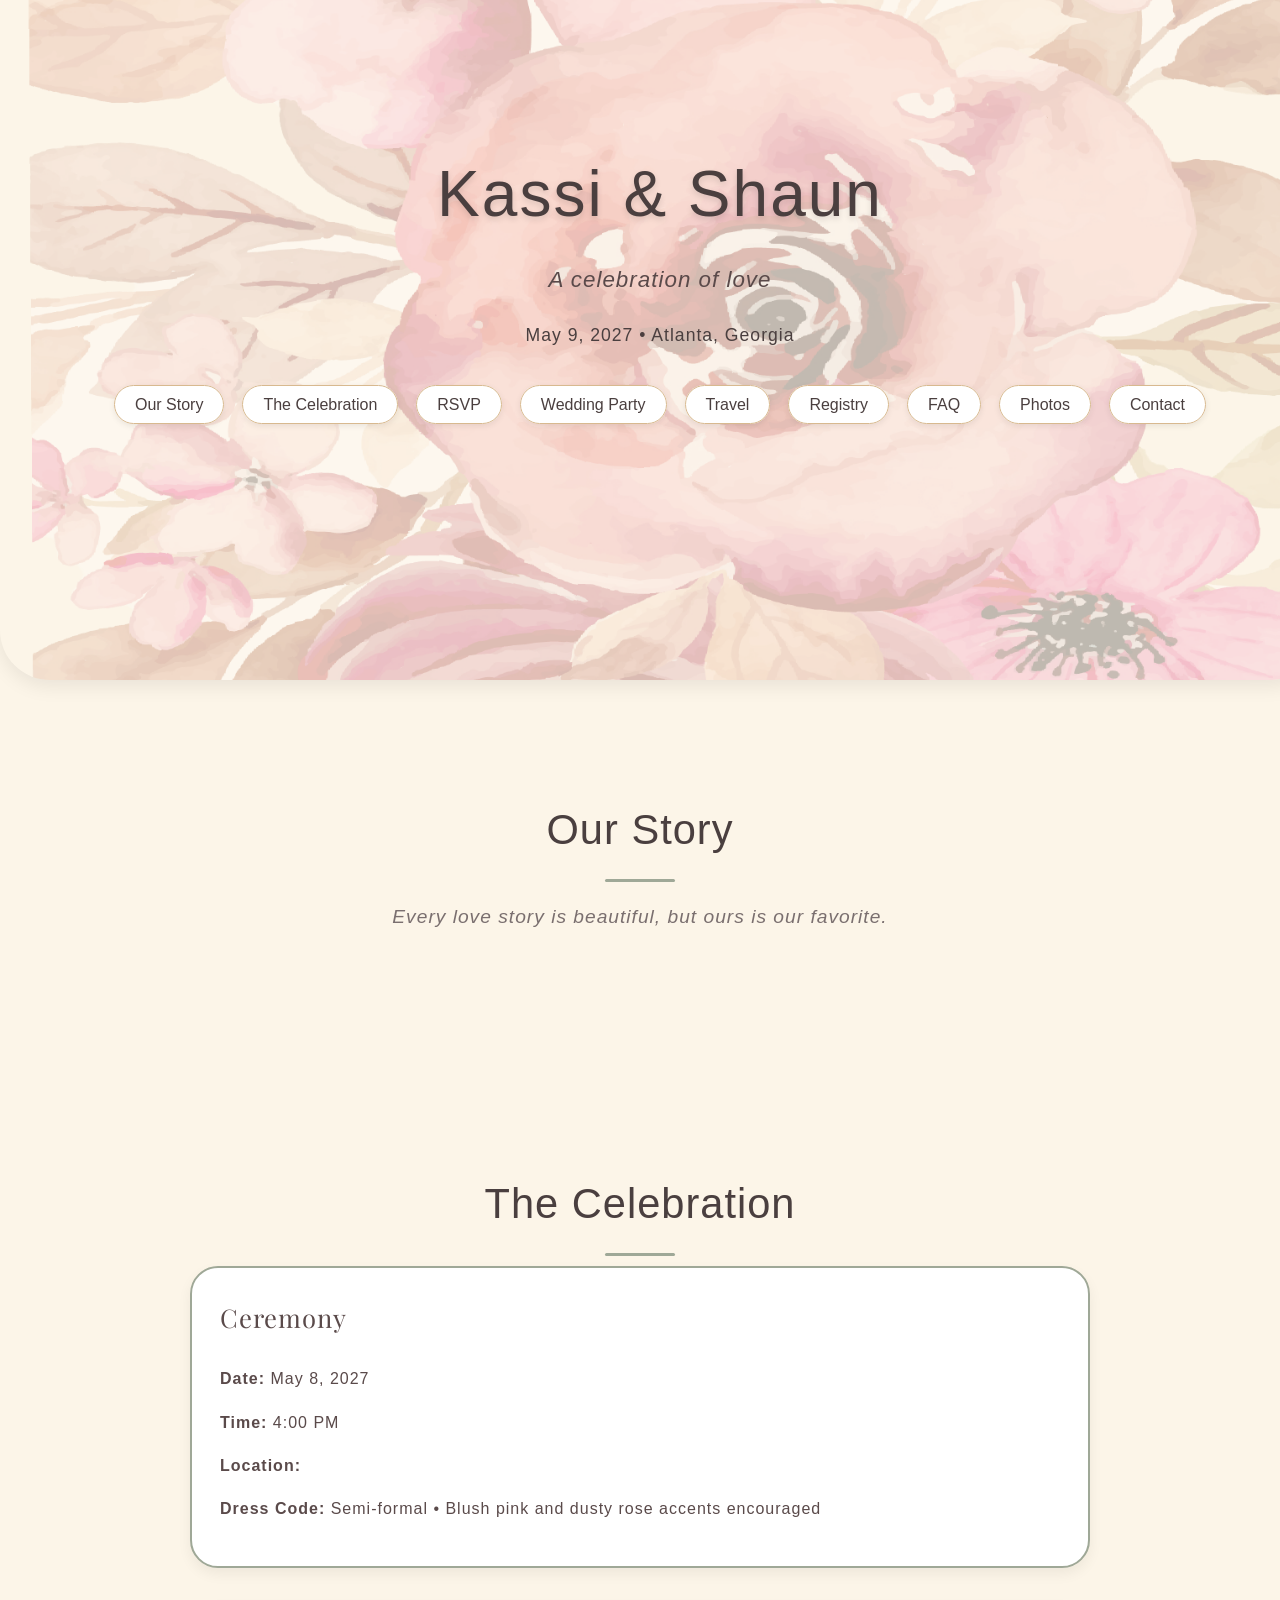
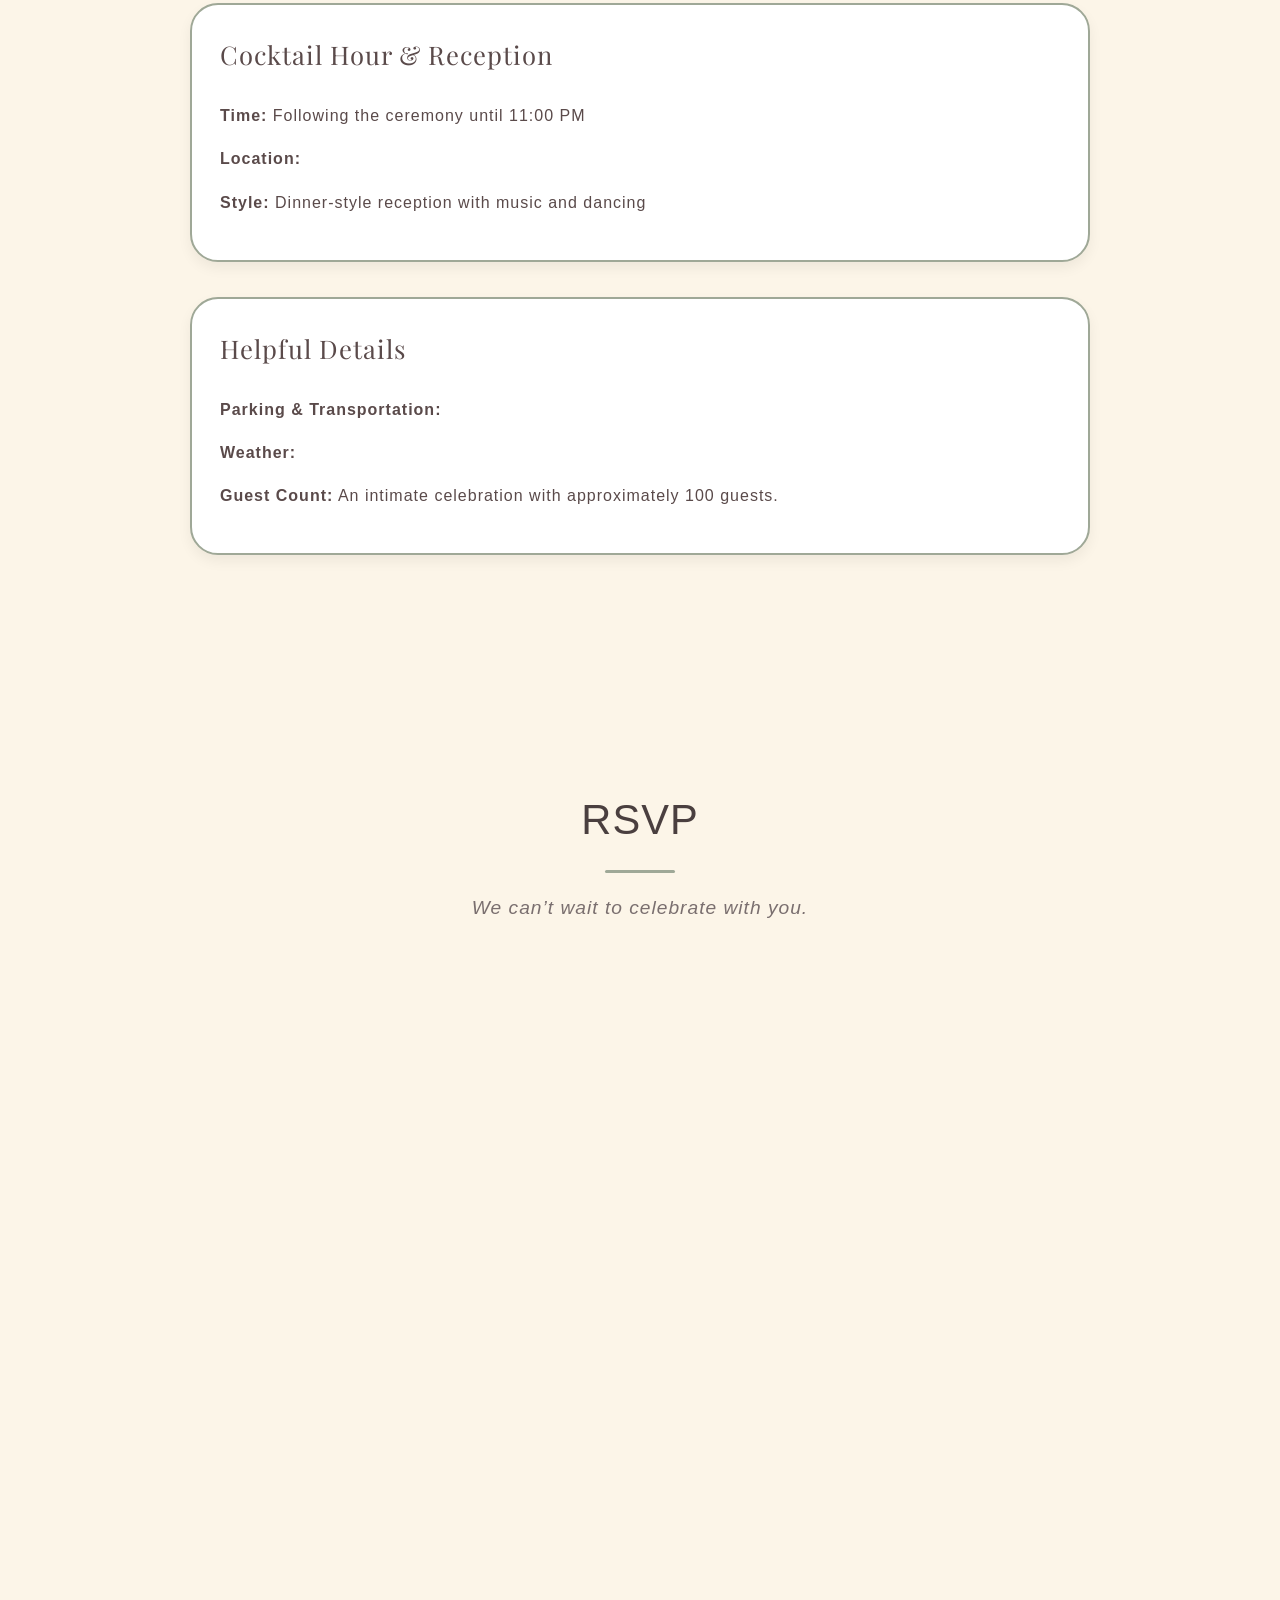
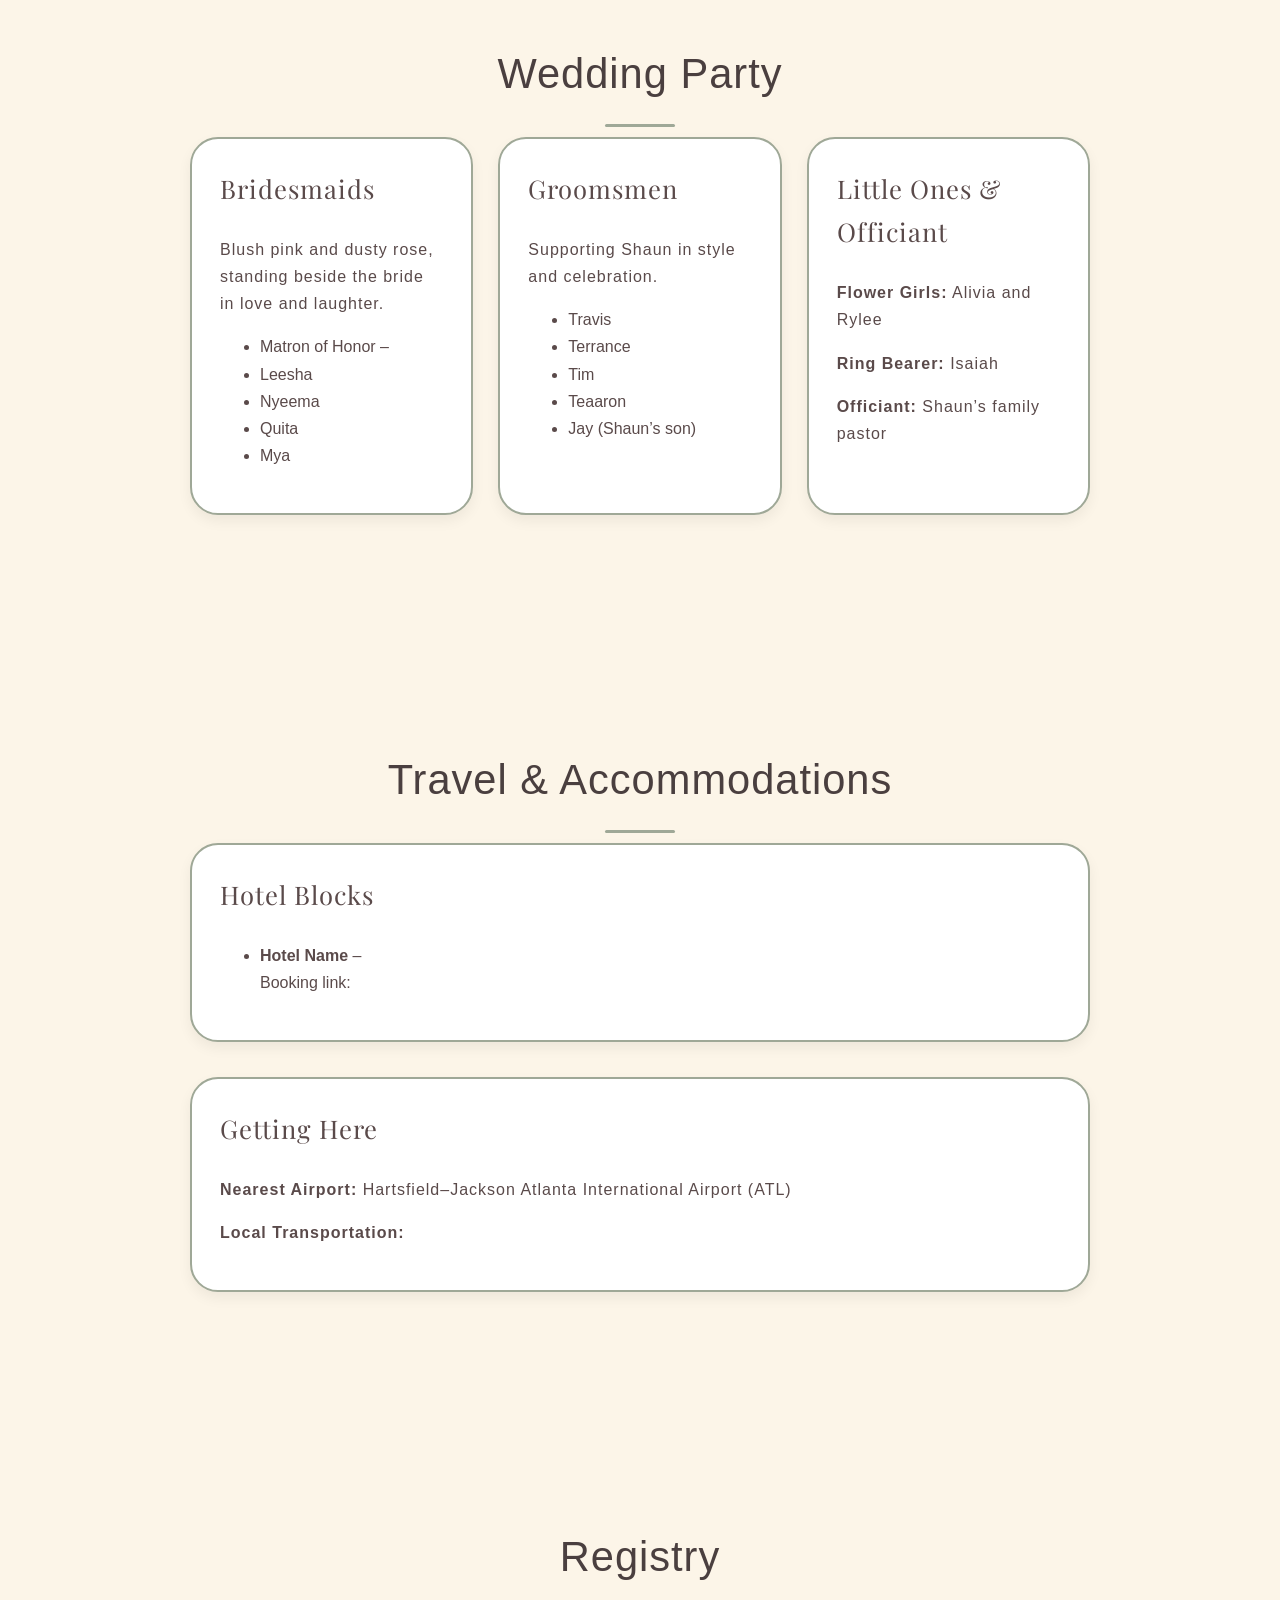
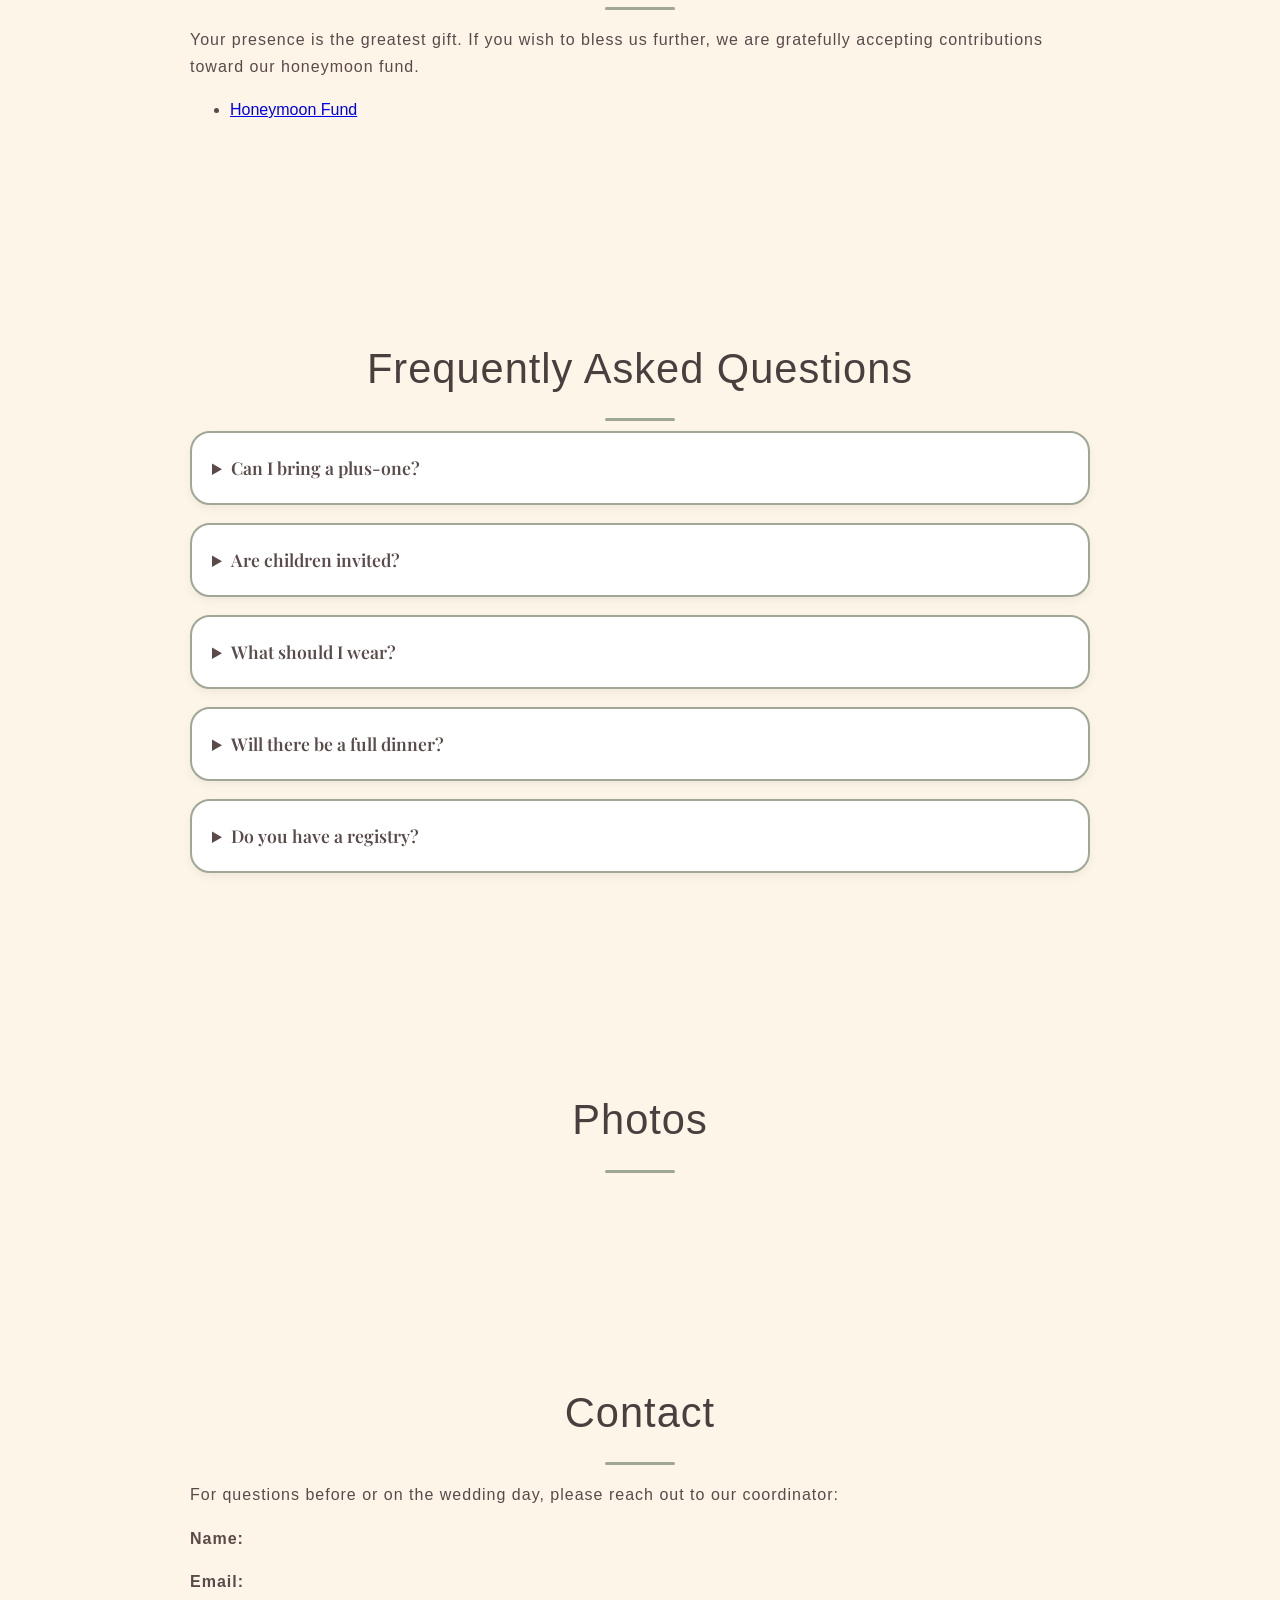
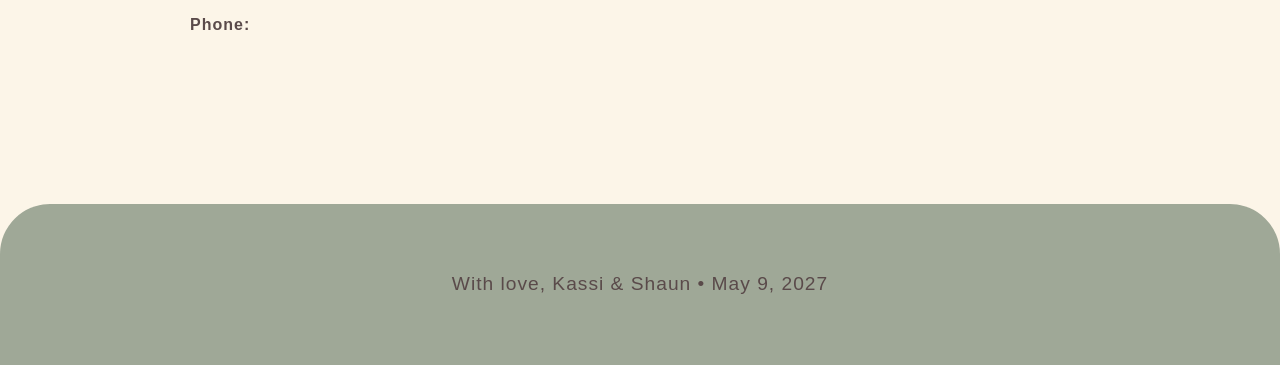
<file: Kassi Wedding Code V2.html>
<!DOCTYPE html>
<html lang="en">
<head>
  <meta charset="UTF-8" />
  <title>Kassi & Shaun — Our Wedding</title>
  <meta name="viewport" content="width=device-width, initial-scale=1" />

  <!-- Pastel whimsical fonts -->
  <link href="https://fonts.googleapis.com/css2?family=Playfair+Display:wght@400;600&family=Quicksand:wght@300;400;500&display=swap" rel="stylesheet">

  <!-- Pastel CSS -->
  <link rel="stylesheet" href="styles.css" />
</head>

<body class="spring-whimsical-theme">

  <header class="hero pastel-hero">
    <div class="overlay"></div>

    <h1 class="couple-names">Kassi & Shaun</h1>
    <p class="tagline">A celebration of love</p>
    <p class="date-location">May 9, 2027 • Atlanta, Georgia</p>

    <nav class="main-nav pastel-nav">
      <ul>
        <li><a href="#our-story">Our Story</a></li>
        <li><a href="#event-details">The Celebration</a></li>
        <li><a href="#rsvp">RSVP</a></li>
        <li><a href="#wedding-party">Wedding Party</a></li>
        <li><a href="#travel">Travel</a></li>
        <li><a href="#registry">Registry</a></li>
        <li><a href="#faq">FAQ</a></li>
        <li><a href="#photos">Photos</a></li>
        <li><a href="#contact">Contact</a></li>
      </ul>
    </nav>
  </header>

  <main>

    <!-- Our Story -->
    <section id="our-story" class="section pastel-section">
      <h2 class="section-title">Our Story</h2>
      <p class="section-subtitle">Every love story is beautiful, but ours is our favorite.</p>

      <div class="story-content">
        <p><!-- How Kassi and Shaun met --></p>
        <p><!-- The proposal story --></p>
      </div>

      <div class="story-photos pastel-photo-row">
        <!-- Add couple photos here -->
        <!-- <img src="images/kassi-shaun-1.jpg" alt="Kassi and Shaun" /> -->
      </div>
    </section>

    <!-- Event Details -->
    <section id="event-details" class="section pastel-section">
      <h2 class="section-title">The Celebration</h2>

      <article class="event-block pastel-card">
        <h3>Ceremony</h3>
        <p><strong>Date:</strong> May 8, 2027</p>
        <p><strong>Time:</strong> 4:00 PM</p>
        <p><strong>Location:</strong> <!-- Venue name, Atlanta GA / surrounding area --></p>
        <p><strong>Dress Code:</strong> Semi-formal • Blush pink and dusty rose accents encouraged</p>
      </article>

      <article class="event-block pastel-card">
        <h3>Cocktail Hour & Reception</h3>
        <p><strong>Time:</strong> Following the ceremony until 11:00 PM</p>
        <p><strong>Location:</strong> <!-- Reception venue (Atlanta area) --></p>
        <p><strong>Style:</strong> Dinner-style reception with music and dancing</p>
      </article>

      <article class="event-logistics pastel-card">
        <h3>Helpful Details</h3>
        <p><strong>Parking & Transportation:</strong> <!-- Details based on final venue, parking, rideshare, etc. --></p>
        <p><strong>Weather:</strong> <!-- Outdoor/indoor notes, backup plan --></p>
        <p><strong>Guest Count:</strong> An intimate celebration with approximately 100 guests.</p>
      </article>
    </section>

     <section id="rsvp" class="section pastel-section">
  <h2 class="section-title">RSVP</h2>
  <p class="section-subtitle">We can’t wait to celebrate with you.</p>

  <div class="embedded-form-container" style="display:flex; justify-content:center;">
    <iframe 
      width="640px" 
      height="480px" 
      src="https://forms.office.com/Pages/ResponsePage.aspx?id=FHK46Y-O0EqQ7J1cVslJMTbcL4d8kgpKn9PVb8Wcq1NUMjBCVkwzT1pDMlJJMk9VRVBLVjUzSDk1My4u&embed=true" 
      frameborder="0" 
      marginwidth="0" 
      marginheight="0" 
      style="border: none; max-width:100%; max-height:100vh;" 
      allowfullscreen 
      webkitallowfullscreen 
      mozallowfullscreen 
      msallowfullscreen>
    </iframe>
  </div>
</section>


    <!-- Wedding Party -->
    <section id="wedding-party" class="section pastel-section">
      <h2 class="section-title">Wedding Party</h2>
      <div class="party-grid pastel-grid">
        <!-- Bridesmaids -->
        <article class="pastel-card">
          <h3>Bridesmaids</h3>
          <p>Blush pink and dusty rose, standing beside the bride in love and laughter.</p>
          <ul>
            <li>Matron of Honor – <!-- Name (you) --></li>
            <li>Leesha</li>
            <li>Nyeema</li>
            <li>Quita</li>
            <li>Mya</li>
          </ul>
        </article>

        <!-- Groomsmen -->
        <article class="pastel-card">
          <h3>Groomsmen</h3>
          <p>Supporting Shaun in style and celebration.</p>
          <ul>
            <li>Travis</li>
            <li>Terrance</li>
            <li>Tim</li>
            <li>Teaaron</li>
            <li>Jay (Shaun’s son)</li>
          </ul>
        </article>

        <!-- Little Ones & Officiant -->
        <article class="pastel-card">
          <h3>Little Ones & Officiant</h3>
          <p><strong>Flower Girls:</strong> Alivia and Rylee</p>
          <p><strong>Ring Bearer:</strong> Isaiah</p>
          <p><strong>Officiant:</strong> Shaun’s family pastor</p>
        </article>
      </div>
    </section>

    <!-- Travel -->
    <section id="travel" class="section pastel-section">
      <h2 class="section-title">Travel & Accommodations</h2>

      <article class="pastel-card">
        <h3>Hotel Blocks</h3>
        <ul>
          <li>
            <strong>Hotel Name</strong> – <!-- Address, Atlanta area -->
            <br />Booking link: <!-- URL -->
          </li>
        </ul>
      </article>

      <article class="pastel-card">
        <h3>Getting Here</h3>
        <p><strong>Nearest Airport:</strong> Hartsfield–Jackson Atlanta International Airport (ATL)</p>
        <p><strong>Local Transportation:</strong> <!-- Rideshare, MARTA, etc. --></p>
      </article>
    </section>

    <!-- Registry -->
    <section id="registry" class="section pastel-section">
      <h2 class="section-title">Registry</h2>
      <p>Your presence is the greatest gift. If you wish to bless us further, we are gratefully accepting contributions toward our honeymoon fund.</p>
      <ul class="registry-list">
        <li><a href="#" target="_blank">Honeymoon Fund</a></li>
        <!-- Add link to any registry platform if you use one -->
      </ul>
    </section>

    <!-- FAQ -->
    <section id="faq" class="section pastel-section">
      <h2 class="section-title">Frequently Asked Questions</h2>

      <details class="pastel-details">
        <summary>Can I bring a plus-one?</summary>
        <p>Yes. If your invitation indicates a plus-one, we would be delighted for you to bring a guest.</p>
      </details>

      <details class="pastel-details">
        <summary>Are children invited?</summary>
        <p>We love your little ones, but our celebration will be adults-only, with the exception of children in the wedding party.</p>
      </details>

      <details class="pastel-details">
        <summary>What should I wear?</summary>
        <p>Semi-formal attire, please. Blush pink, dusty rose, and soft spring tones are warmly welcomed to match our theme.</p>
      </details>

      <details class="pastel-details">
        <summary>Will there be a full dinner?</summary>
        <p>Yes, we are planning a dinner-style reception with plenty of food, drinks, and dancing.</p>
      </details>

      <details class="pastel-details">
        <summary>Do you have a registry?</summary>
        <p>Instead of traditional gifts, we are kindly asking for contributions toward our honeymoon fund.</p>
      </details>
    </section>

    <!-- Photos -->
    <section id="photos" class="section pastel-section">
      <h2 class="section-title">Photos</h2>
      <div class="photo-grid pastel-grid">
        <!-- Add engagement / couple photos -->
      </div>
    </section>

    <!-- Contact -->
    <section id="contact" class="section pastel-section">
      <h2 class="section-title">Contact</h2>
      <p>For questions before or on the wedding day, please reach out to our coordinator:</p>
      <p><strong>Name:</strong> <!-- Coordinator name --></p>
      <p><strong>Email:</strong> <!-- Email --></p>
      <p><strong>Phone:</strong> <!-- Phone number --></p>
    </section>

  </main>

  <footer class="pastel-footer">
    <p>With love, Kassi & Shaun • May 9, 2027</p>
  </footer>

</body>
</html>
</file>
<file: styles.css>
/* -----------------------------------------
   GLOBAL THEME — Warm, Romantic, Pastel
------------------------------------------*/
body.spring-whimsical-theme {
  margin: 0;
  padding: 0;
   font-family: "ivybodoni", sans-serif;
  background: #fcf5e8; /* warm cream */
  color: #5a4a4a;
  line-height: 1.7;
}

/* Pastel + Fili gold palette */
:root {
  --blush: #f7dce5;
  --peach: #ffe4d6;
  --lavender: #e7ddff;
  --mint: #dff7ec;
  --sky: #e3f2ff;
  --rose: #f4b6c2;
  --gold: #d8b98f;
  --cream: #fffaf3;
  --text-dark: #4a3f3f;
  --text-light: #7a6f6f;
  --white: #ffffff;
  --sage: #9fa897;
}

/* -----------------------------------------
   TYPOGRAPHY — Fili-inspired elegance
------------------------------------------*/
h1, h2, .couple-names {
font-family: "la-parisienne-script", sans-serif;
font-weight: 400;
font-style: normal;
  letter-spacing: 1px;
}
h3, p {
   font-family: "ivybodoni", sans-serif;
font-weight: 400;
font-style: normal;
   letter-spacing: 1px;
}
.section-title {
  font-size: 2.6rem;
  text-align: center;
  margin-bottom: 10px;
  color: var(--text-dark);
  position: relative;
}

/* Gold ornamental underline */
.section-title::after {
  content: "";
  display: block;
  width: 70px;
  height: 3px;
  background: var(--sage);
  margin: 14px auto 0;
  border-radius: 2px;
}

.section-subtitle {
  text-align: center;
  font-size: 1.2rem;
  color: var(--text-light);
  margin-bottom: 40px;
  font-style: italic;
}

/* -----------------------------------------
   HERO — Soft gradient + expressive names
------------------------------------------*/
.hero.pastel-hero {
  text-align: center;
  padding: 140px 20px;
 background-image: url("25 transparent flower-05.png");
   background-size: cover;
   background-position: center;
   background-repeat: no-repeat;
   width: 100%;
   height: 400px;
 border-bottom-left-radius: 50px;
  border-bottom-right-radius: 50px;
  box-shadow: 0 6px 20px rgba(0,0,0,0.08);
}

.couple-names {
  font-size: 4rem;
  letter-spacing: 2px;
  color: var(--text-dark);
  text-shadow: 0 3px 6px rgba(0,0,0,0.12);
  margin: 0;
}

.tagline {
  font-size: 1.4rem;
  margin-top: 12px;
  font-style: italic;
}

.date-location {
  margin-top: 10px;
  font-size: 1.1rem;
  color: var(--text-dark);
}

/* -----------------------------------------
   NAVIGATION — Pastel pills with gold hover
------------------------------------------*/
.main-nav ul {
  list-style: none;
  padding: 0;
  margin-top: 40px;
  display: flex;
  justify-content: center;
  flex-wrap: wrap;
  gap: 18px;
}

.main-nav a {
  text-decoration: none;
  color: var(--text-dark);
  background: var(--white);
  padding: 10px 20px;
  border-radius: 30px;
  font-weight: 500;
  transition: 0.3s ease;
  border: 1px solid var(--gold);
  box-shadow: 0 2px 6px rgba(0,0,0,0.08);
}

.main-nav a:hover {
  background: var(--peach);
  transform: translateY(-3px);
}

/* -----------------------------------------
   SECTIONS
------------------------------------------*/
.section {
  padding: 80px 20px;
  max-width: 900px;
  margin: auto;
}

/* -----------------------------------------
   CARDS — Fili borders + soft shadows
------------------------------------------*/
.pastel-card {
  background: var(--white);
  padding: 28px;
  border-radius: 28px;
  margin-bottom: 35px;
  border: 2px solid var(--sage);
  box-shadow: 0 6px 14px rgba(0,0,0,0.06);
}

.pastel-card h3 {
  margin-top: 0;
  font-family: 'Playfair Display', serif;
  font-size: 1.6rem;
}

/* -----------------------------------------
   FORMS — Soft pastels + gold accents
------------------------------------------*/
.pastel-form {
  background: var(--white);
  padding: 35px;
  border-radius: 28px;
  border: 2px solid var(--sage);
  box-shadow: 0 6px 14px rgba(0,0,0,0.06);
}

.form-group {
  margin-bottom: 22px;
}

label {
  display: block;
  font-weight: 600;
  margin-bottom: 6px;
  color: var(--text-dark);
}

input, select, textarea {
  width: 100%;
  padding: 12px;
  border-radius: 14px;
  border: 1px solid var(--gold);
  font-size: 1rem;
  background: var(--sky);
  font-family: inherit;
}

textarea {
  height: 110px;
}

.pastel-button {
  background: var(--rose);
  color: var(--white);
  padding: 14px 24px;
  border: none;
  border-radius: 30px;
  font-size: 1.2rem;
  cursor: pointer;
  transition: 0.3s ease;
  letter-spacing: 1px;
  box-shadow: 0 4px 10px rgba(0,0,0,0.08);
}

.pastel-button:hover {
  background: var(--blush);
  transform: translateY(-3px);
}

/* -----------------------------------------
   PHOTO GRIDS — Soft edges + shadow
------------------------------------------*/
.pastel-grid {
  display: grid;
  grid-template-columns: repeat(auto-fit, minmax(240px, 1fr));
  gap: 25px;
}

.pastel-grid img {
  width: 100%;
  border-radius: 24px;
  box-shadow: 0 6px 14px rgba(0,0,0,0.08);
  border: 2px solid var(--gold);
}

/* -----------------------------------------
   FAQ — Elegant accordion
------------------------------------------*/
.pastel-details {
  background: var(--white);
  padding: 20px;
  border-radius: 20px;
  margin-bottom: 18px;
  border: 2px solid var(--sage);
  box-shadow: 0 4px 10px rgba(0,0,0,0.05);
}

.pastel-details summary {
  cursor: pointer;
  font-weight: 600;
  font-size: 1.1rem;
  font-family: 'Playfair Display', serif;
}

.pastel-details p {
  margin-top: 12px;
  color: var(--text-light);
}

/* -----------------------------------------
   FOOTER — Soft gradient + gold warmth
------------------------------------------*/
.pastel-footer {
  text-align: center;
  padding: 45px 20px;
  background: var(--sage);
  border-top-left-radius: 50px;
  border-top-right-radius: 50px;
  margin-top: 70px;
   font-family: "la-parisienne-script", sans-serif;
  font-size: 1.2rem;
}
@media (max-width:600px) {.hero.pastle-hero {height: 250px;
                                             padding: 80px 20px;
                                            }
                         }
</file>
